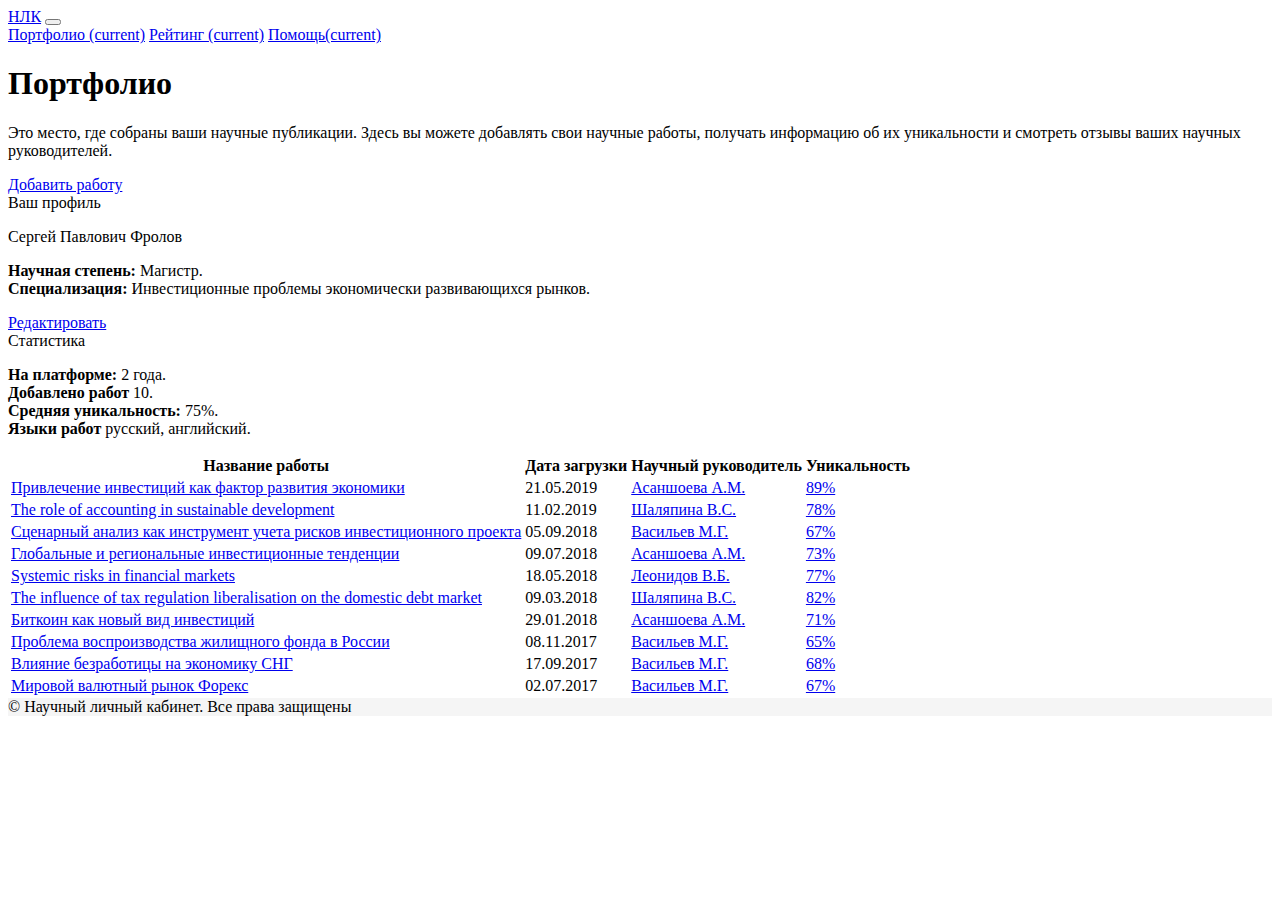
<file: bootstrap/index.html>
<!DOCTYPE html>
<html lang="en">
  <head>
    <meta charset="utf-8" />
    <meta name="viewport" content="initial-scale=1.0, width=device-width" />
    <link
      rel="stylesheet"
      href="https://stackpath.bootstrapcdn.com/bootstrap/4.1.3/css/bootstrap.min.css"
      integrity="sha384-MCw98/SFnGE8fJT3GXwEOngsV7Zt27NXFoaoApmYm81iuXoPkFOJwJ8ERdknLPMO"
      crossorigin="anonymous"
    />
    <title>bootstrap</title>
  </head>
  <body>
    <header>
      <nav class="navbar navbar-expand-lg navbar-dark bg-dark">
        <a class="navbar-brand" href="#">НЛК</a>

        <button
          class="navbar-toggler"
          type="button"
          data-toggle="collapse"
          data-target="#navbarNavAltMarkup"
          aria-controls="navbarNavAltMarkup"
          aria-expanded="false"
          aria-label="Toggle navigation"
        >
          <span class="navbar-toggler-icon"></span>
        </button>

        <div class="collapse navbar-collapse" id="navbarNavAltMarkup">
          <div class="navbar-nav">
            <a class="nav-item nav-link active header" href="#portfolio"
              >Портфолио <span class="sr-only">(current)</span></a
            >
            <a class="nav-item nav-link active header" href="#rating"
              >Рейтинг <span class="sr-only">(current)</span></a
            >
            <a class="nav-item nav-link active header" href="#help"
              >Помощь<span class="sr-only">(current)</span></a
            >
          </div>
        </div>
      </nav>
    </header>

    <main>
      <div class="jumbotron rounded-0" id="portfolio">
        <div class="container">
          <div class="row">
            <div class="col-lg-7 col-md-11 col-xs-4">
              <h1 class="display-4">Портфолио</h1>

              <p class="lead">
                Это место, где собраны ваши научные публикации. Здесь вы можете
                добавлять свои научные работы, получать информацию об их
                уникальности и смотреть отзывы ваших научных руководителей.
              </p>
              <a class="btn btn-primary btn-lg" href="#" role="button"
                >Добавить работу</a
              >
            </div>
          </div>
        </div>
      </div>

      <div class="container" id="rating">
        <div class="row">
          <div class="col-lg-5 col-md-6 col-xs-3">
            <article class="card lg-5 mb-4">
              <div class="card-header">Ваш профиль</div>
              <div class="card-body">
                <p class="name">Сергей Павлович Фролов</p>
                <p class="card-text">
                  <b>Научная степень:</b> Магистр. <br />
                  <b>Специализация:</b> Инвестиционные проблемы экономически
                  развивающихся рынков.
                </p>
                <a href="#" class="btn btn-primary">Редактировать</a>
              </div>
            </article>
          </div>

          <div class="col-lg-4 col-md-6 col-xs-3">
            <article class="card lg-5 mb-4">
              <div class="card-header">Статистика</div>
              <div class="card-body">
                <p class="card-text">
                  <b>На платформе:</b> 2 года. <br />
                  <b>Добавлено работ</b> 10. <br />
                  <b>Средняя уникальность: </b> 75%. <br />
                  <b>Языки работ</b> русский, английский.
                </p>
              </div>
            </article>
          </div>
        </div>
      </div>

      <div class="container" style="overflow-x: scroll" id="help">
        <table class="table table-bordered">
          <thead>
            <tr>
              <th class="col-work-name" scope="col">Название работы</th>
              <th class="col-time-download" scope="col">Дата загрузки</th>
              <th scope="col">Научный руководитель</th>
              <th scope="col">Уникальность</th>
            </tr>
          </thead>
          <tbody>
            <tr>
              <td>
                <a class="links" href="#"
                  >Привлечение инвестиций как фактор развития экономики</a
                >
              </td>
              <td>21.05.2019</td>
              <td><a class="links" href="#">Асаншоева А.М.</a></td>
              <td><a class="links" href="#">89%</a></td>
            </tr>
            <tr>
              <td>
                <a class="links" href="#"
                  >The role of accounting in sustainable development</a
                >
              </td>
              <td>11.02.2019</td>
              <td><a class="links" href="#">Шаляпина В.С.</a></td>
              <td><a class="links" href="#">78%</a></td>
            </tr>
            <tr>
              <td>
                <a class="links" href="#"
                  >Сценарный анализ как инструмент учета рисков инвестиционного
                  проекта</a
                >
              </td>
              <td>05.09.2018</td>
              <td><a class="links" href="#">Васильев М.Г.</a></td>
              <td><a class="links" href="#">67%</a></td>
            </tr>
            <tr>
              <td>
                <a class="links" href="#"
                  >Глобальные и региональные инвестиционные тенденции</a
                >
              </td>
              <td>09.07.2018</td>
              <td><a class="links" href="#">Асаншоева А.М.</a></td>
              <td><a class="links" href="#">73%</a></td>
            </tr>
            <tr>
              <td>
                <a class="links" href="#"
                  >Systemic risks in financial markets</a
                >
              </td>
              <td>18.05.2018</td>
              <td><a class="links" href="#">Леонидов В.Б.</a></td>
              <td><a class="links" href="#">77%</a></td>
            </tr>
            <tr>
              <td>
                <a class="links" href="#"
                  >The influence of tax regulation liberalisation on the
                  domestic debt market</a
                >
              </td>
              <td>09.03.2018</td>
              <td><a class="links" href="#">Шаляпина В.С.</a></td>
              <td><a class="links" href="#">82%</a></td>
            </tr>
            <tr>
              <td>
                <a class="links" href="#">Биткоин как новый вид инвестиций</a>
              </td>
              <td>29.01.2018</td>
              <td><a class="links" href="#">Асаншоева А.М.</a></td>
              <td><a class="links" href="#">71%</a></td>
            </tr>
            <tr>
              <td>
                <a class="links" href="#"
                  >Проблема воспроизводства жилищного фонда в России</a
                >
              </td>
              <td>08.11.2017</td>
              <td><a class="links" href="#">Васильев М.Г.</a></td>
              <td><a class="links" href="#">65%</a></td>
            </tr>
            <tr>
              <td>
                <a class="links" href="#"
                  >Влияние безработицы на экономику СНГ</a
                >
              </td>
              <td>17.09.2017</td>
              <td><a class="links" href="#">Васильев М.Г.</a></td>
              <td><a class="links" href="#">68%</a></td>
            </tr>
            <tr>
              <td>
                <a class="links" href="#">Мировой валютный рынок Форекс</a>
              </td>
              <td>02.07.2017</td>
              <td><a class="links" href="#">Васильев М.Г.</a></td>
              <td><a class="links" href="#">67%</a></td>
            </tr>
          </tbody>
        </table>
      </div>
    </main>

    <footer class="footer text-muted py-3" style="background: #f5f5f5">
      <div class="container">
        <div class="d-flex flex-sm-row flex-column">
          <span>© Научный личный кабинет.</span>
          <span>Все права защищены</span>
        </div>
      </div>
    </footer>

    <script
      src="https://code.jquery.com/jquery-3.3.1.slim.min.js"
      integrity="sha384-q8i/X+965DzO0rT7abK41JStQIAqVgRVzpbzo5smXKp4YfRvH+8abtTE1Pi6jizo"
      crossorigin="anonymous"
    ></script>
    <script
      src="https://cdnjs.cloudflare.com/ajax/libs/popper.js/1.14.3/umd/popper.min.js"
      integrity="sha384-ZMP7rVo3mIykV+2+9J3UJ46jBk0WLaUAdn689aCwoqbBJiSnjAK/l8WvCWPIPm49"
      crossorigin="anonymous"
    ></script>
    <script
      src="https://stackpath.bootstrapcdn.com/bootstrap/4.1.3/js/bootstrap.min.js"
      integrity="sha384-ChfqqxuZUCnJSK3+MXmPNIyE6ZbWh2IMqE241rYiqJxyMiZ6OW/JmZQ5stwEULTy"
      crossorigin="anonymous"
    ></script>
  </body>
</html>
</file>
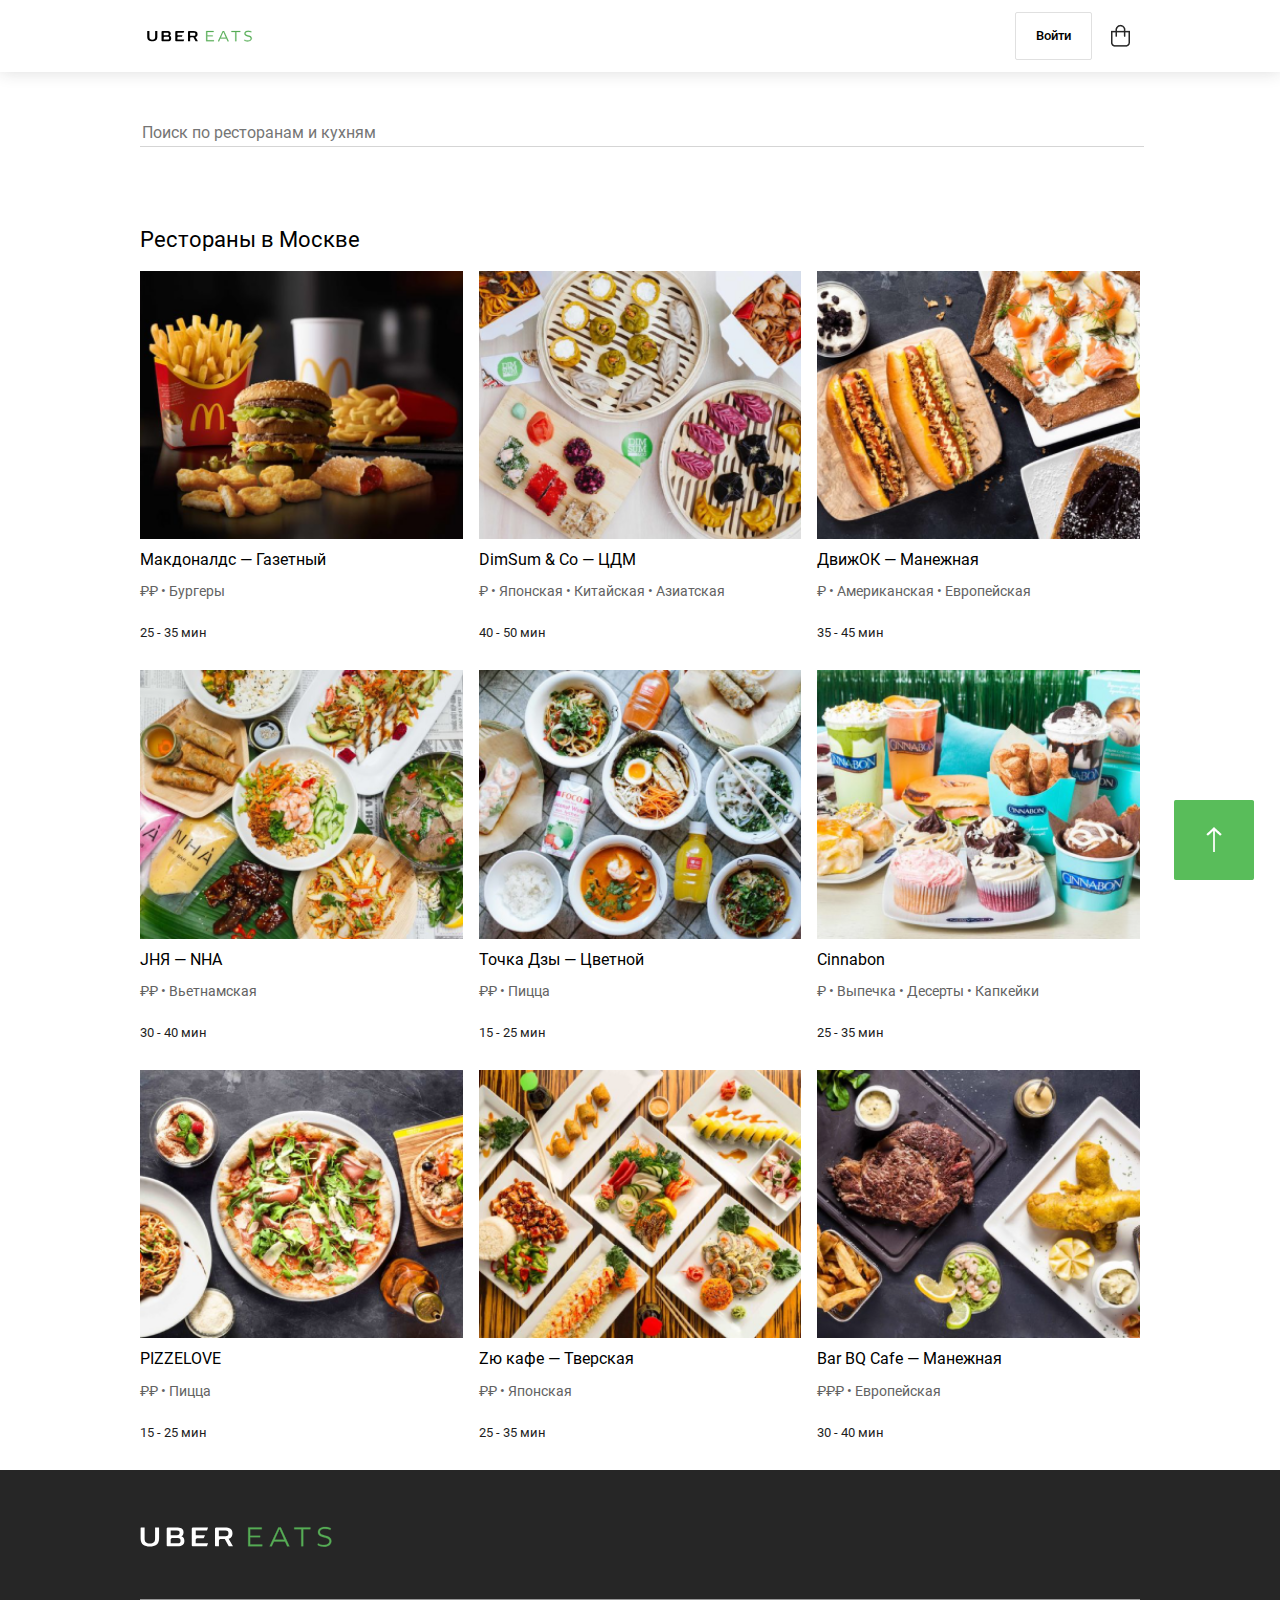
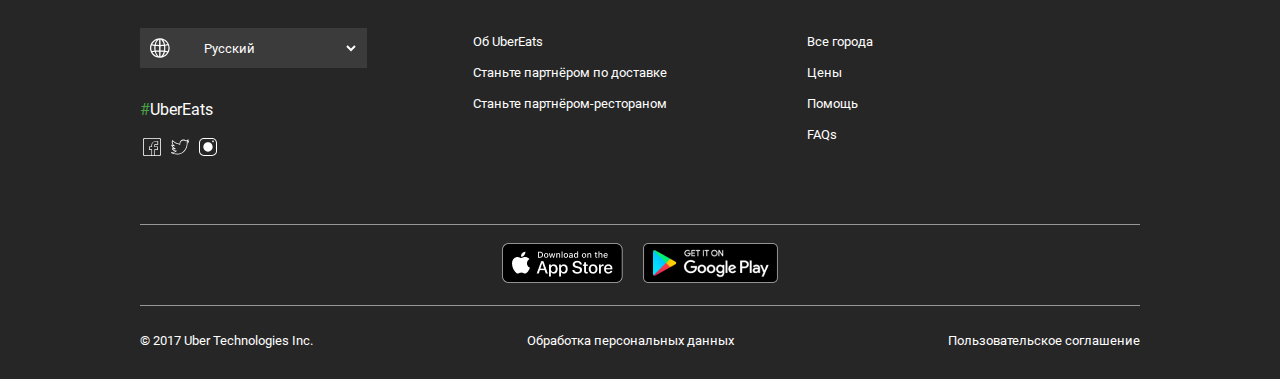
<file: ubereats/index.html>
<!DOCTYPE html>
<html lang="en">
  <head>
    <meta charset="UTF-8" />
    <meta http-equiv="X-UA-Compatible" content="IE=edge" />
    <meta name="viewport" content="width=device-width, initial-scale=1.0" />
    <title>Uber Eats</title>
    <link rel="stylesheet" href="styles/fonts.css" />
    <link rel="stylesheet" href="styles/normalize.css" />
    <link rel="stylesheet" href="styles/style.css" />
    <link rel="stylesheet" href="styles/main.css" />
  </head>
  <body>
    <header class="header">
      <div class="container">
        <div class="header-content">
          <a href="#"
            ><img class="header-logo" src="./assets/img/logo.svg" alt="logo"
          /></a>
          <div class="header-menu">
            <a class="header-button" href="#">Войти </a>

            <a href="#"
              ><img
                class="header-basket"
                src="./assets/img/basket.png"
                alt="basket"
            /></a>
          </div>
        </div>
      </div>
    </header>

    <main class="main">
      <section class="search">
        <div class="container">
          <div class="search-content">
            <form class="search-form">
              <p class="search-form_info">
                <input
                  type="text"
                  class="search-form-input"
                  placeholder="Поиск по ресторанам и кухням"
                />
              </p>
            </form>
          </div>
        </div>
      </section>

      <section class="restaurant">
        <div class="container">
          <div class="restaurant-content">
            <h2 class="title">Рестораны в Москве</h2>

            <div class="wrapper">
              <div class="col-xs-12 col-sm-4 col-md-4 col-lg-4">
                <div class="restaurant-card">
                  <img class="photo" src="./assets/img/mac.png" />

                  <p class="restaurant-name">Макдоналдс — Газетный</p>
                  <p class="restaurant-description">₽₽ • Бургеры</p>
                  <p class="restaurant-time">25 - 35 мин</p>
                </div>
              </div>
              <div class="col-xs-12 col-sm-4 col-md-4 col-lg-4">
                <div class="restaurant-card">
                  <img class="photo" src="./assets/img/DimSum.png" />

                  <p class="restaurant-name">DimSum & Co — ЦДМ</p>
                  <p class="restaurant-description">
                    ₽ • Японская • Китайская • Азиатская
                  </p>
                  <p class="restaurant-time">40 - 50 мин</p>
                </div>
              </div>
              <div class="col-xs-12 col-sm-6 col-md-4 col-lg-4">
                <div class="restaurant-card">
                  <img class="photo" src="./assets/img/dvigok.png" />

                  <p class="restaurant-name">ДвижОК — Манежная</p>
                  <p class="restaurant-description">
                    ₽ • Американская • Европейская
                  </p>
                  <p class="restaurant-time">35 - 45 мин</p>
                </div>
              </div>
              <div class="col-xs-12 col-sm-6 col-md-4 col-lg-4">
                <div class="restaurant-card">
                  <img class="photo" src="./assets/img/Nya.png" />

                  <p class="restaurant-name">JНЯ — NHA</p>
                  <p class="restaurant-description">₽₽ • Вьетнамская</p>
                  <p class="restaurant-time">30 - 40 мин</p>
                </div>
              </div>
              <div class="col-xs-12 col-sm-6 col-md-4 col-lg-4">
                <div class="restaurant-card">
                  <img class="photo" src="./assets/img/Tochka.png" />

                  <p class="restaurant-name">Точка Дзы — Цветной</p>
                  <p class="restaurant-description">₽₽ • Пицца</p>
                  <p class="restaurant-time">15 - 25 мин</p>
                </div>
              </div>
              <div class="col-xs-12 col-sm-6 col-md-4 col-lg-4">
                <div class="restaurant-card">
                  <img class="photo" src="./assets/img/Cinabon.png" />

                  <p class="restaurant-name">Cinnabon</p>
                  <p class="restaurant-description">
                    ₽ • Выпечка • Десерты • Капкейки
                  </p>
                  <p class="restaurant-time">25 - 35 мин</p>
                </div>
              </div>
              <div class="col-xs-12 col-sm-6 col-md-4 col-lg-4">
                <div class="restaurant-card">
                  <img class="photo" src="./assets/img/PIZZELOVE.png" />

                  <p class="restaurant-name">PIZZELOVE</p>
                  <p class="restaurant-description">₽₽ • Пицца</p>
                  <p class="restaurant-time">15 - 25 мин</p>
                </div>
              </div>
              <div class="col-xs-12 col-sm-4 col-md-4 col-lg-4">
                <div class="restaurant-card">
                  <img class="photo" src="./assets/img/ZU.png" />

                  <p class="restaurant-name">Zю кафе — Тверская</p>
                  <p class="restaurant-description">₽₽ • Японская</p>
                  <p class="restaurant-time">25 - 35 мин</p>
                </div>
              </div>
              <div class="col-xs-12 col-sm-4 col-md-4 col-lg-4">
                <div class="restaurant-card">
                  <img class="photo" src="./assets/img/BARBQ.png" />

                  <p class="restaurant-name">Bar BQ Cafe — Манежная</p>
                  <p class="restaurant-description">₽₽₽ • Европейская</p>
                  <p class="restaurant-time">30 - 40 мин</p>
                </div>
              </div>
            </div>
          </div>
        </div>
      </section>
    </main>
    <footer class="footer">
      <div class="container">
        <img
          class="white-logo"
          src="./assets/img/white-logo.svg"
          alt="UBEREATS"
        />
        <hr />
        <div class="footer-info-wrapper">
          <div class="row-href">
            <div class="col-xl-4 col-md-4 col-xs-12">
              <div class="footer-lang col-xl-8 col-md-9 col-xs-7">
                <img class="world-logo" src="./assets/img/world.svg" alt="" />
                <select name="" id="">
                  <option value="russian" selected>Русский</option>
                  <option value="english">English</option>
                </select>
              </div>
            </div>
            <div class="social">
              <p><span style="color: #49a144">#</span>UberEats</p>
              <a href="#"><img src="./assets/img/facebook.svg" alt="" /></a>
              <a href="#"><img src="./assets/img/twitter.svg" alt="" /></a>
              <a href="#"><img src="./assets/img/instagram.svg" alt="" /></a>
            </div>
          </div>
          <div class="footer-info col-xl-4 col-md-4 col-xs-12">
            <a href="">
              <p>Об UberEats</p>
            </a>
            <a href="">
              <p>Станьте партнёром по доставке</p>
            </a>
            <a href="">
              <p>Станьте партнёром-рестораном</p>
            </a>
          </div>
          <div class="footer-info col-xl-4 col-md-4 col-xs-12">
            <a href="">
              <p>Все города</p>
            </a>
            <a href="">
              <p>Цены</p>
            </a>
            <a href="">
              <p>Помощь</p>
            </a>
            <a href="">
              <p>FAQs</p>
            </a>
          </div>
        </div>
        <hr />
        <div class="footer-download">
          <a href=""><img src="./assets/img/Group.png" alt="" /></a>
          <a href=""
            ><img src="./assets/img/en_badge_web_generic-cf6dad406f.png" alt=""
          /></a>
        </div>
        <hr />
        <div class="row-foot">
          <div class="foot col-xl-4 col-md-4 col-xs-12">
            <p>© 2017 Uber Technologies Inc.</p>
          </div>
          <div class="foot col-xl-4 col-md-4 col-xs-12">
            <p>Обработка персональных данных</p>
          </div>
          <div class="foot col-xl-4 col-md-4 col-xs-12">
            <p>Пользовательское соглашение</p>
          </div>
        </div>
      </div>
    </footer>
    <a href="#" class="btn-up">
      <img src="./assets/img/btn-up.png" alt="btn-up" />
    </a>
  </body>
</html>
</file>
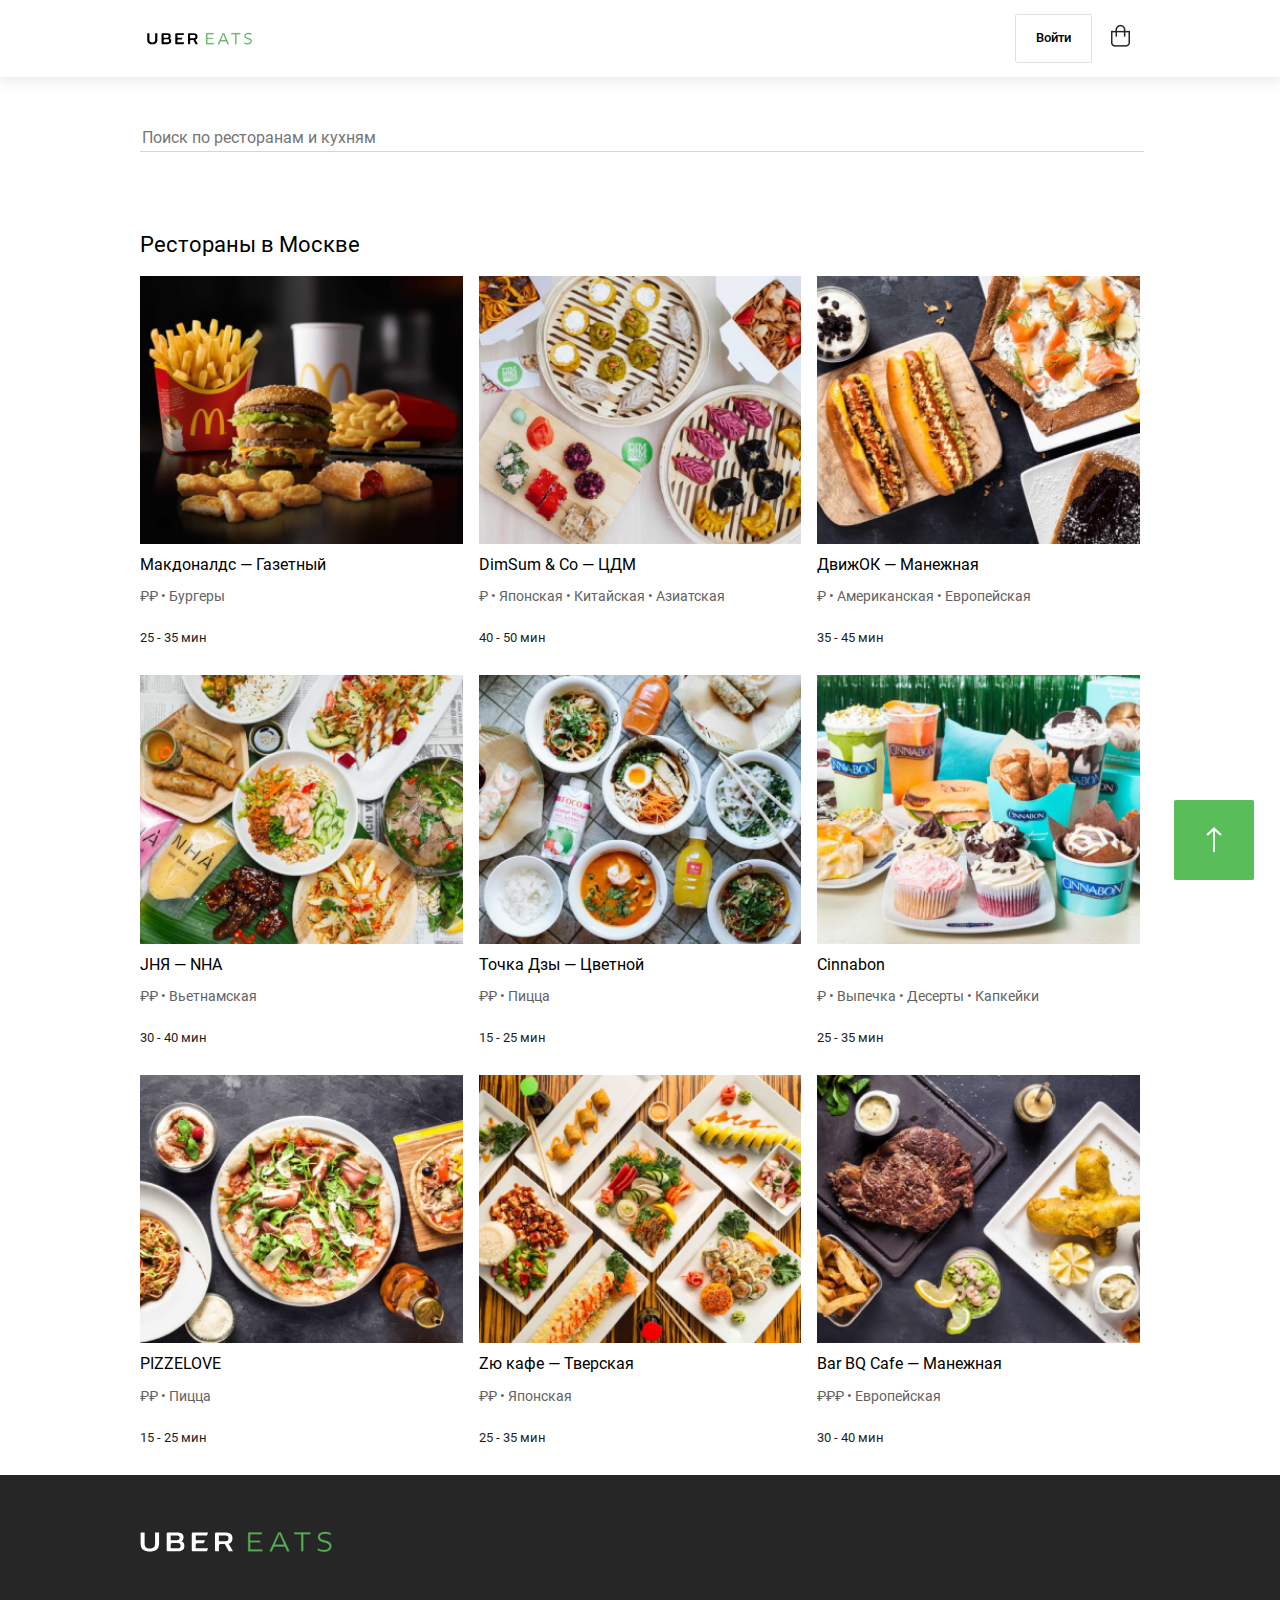
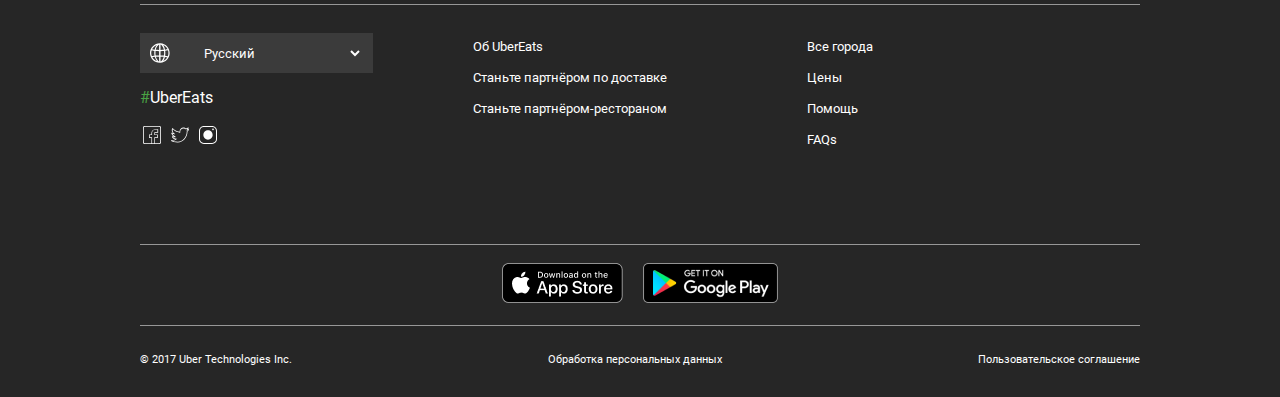
<file: BAM/ubereats/index.html>
<!DOCTYPE html>
<html lang="en">
  <head>
    <meta charset="UTF-8" />
    <meta http-equiv="X-UA-Compatible" content="IE=edge" />
    <meta name="viewport" content="width=device-width, initial-scale=1.0" />
    <title>Uber Eats</title>
    <link rel="stylesheet" href="styles/fonts.css" />
    <link rel="stylesheet" href="styles/normalize.css" />
    <link rel="stylesheet" href="styles/components.css" />
    <link rel="stylesheet" href="styles/home.css" />
  </head>
  <body>
    <header class="header">
      <div class="container">
        <div class="header__сontent">
          <a href="#"
            ><img class="header__logo" src="./assets/img/logo.svg" alt="logo"
          /></a>
          <div class="header__menu">
            <a class="header__button" href="#">Войти </a>

            <a href="#"
              ><img
                class="header-basket"
                src="./assets/img/basket.png"
                alt="basket"
            /></a>
          </div>
        </div>
      </div>
    </header>

    <main class="main">
      <section class="search">
        <div class="container">
          <div class="search__content">
            <form class="search-form">
              <p class="search-form__info">
                <input
                  type="text"
                  class="search-form__input"
                  placeholder="Поиск по ресторанам и кухням"
                />
              </p>
            </form>
          </div>
        </div>
      </section>

      <section class="restaurant">
        <div class="container">
          <div class="restaurant__content">
            <h2 class="title">Рестораны в Москве</h2>

            <div class="restaurant__wrapper">
              <div class="col-xs-12 col-sm-4 col-md-4 col-lg-4">
                <div class="restaurant__card">
                  <img class="photo" src="./assets/img/mac.png" />

                  <p class="restaurant__card-name">Макдоналдс — Газетный</p>
                  <p class="restaurant__card-description">₽₽ • Бургеры</p>
                  <p class="restaurant__card-time">25 - 35 мин</p>
                </div>
              </div>
              <div class="col-xs-12 col-sm-4 col-md-4 col-lg-4">
                <div class="restaurant__card">
                  <img class="photo" src="./assets/img/DimSum.png" />

                  <p class="restaurant__card-name">DimSum & Co — ЦДМ</p>
                  <p class="restaurant__card-description">
                    ₽ • Японская • Китайская • Азиатская
                  </p>
                  <p class="restaurant__card-time">40 - 50 мин</p>
                </div>
              </div>
              <div class="col-xs-12 col-sm-6 col-md-4 col-lg-4">
                <div class="restaurant__card">
                  <img class="photo" src="./assets/img/dvigok.png" />

                  <p class="restaurant__card-name">ДвижОК — Манежная</p>
                  <p class="restaurant__card-description">
                    ₽ • Американская • Европейская
                  </p>
                  <p class="restaurant__card-time">35 - 45 мин</p>
                </div>
              </div>
              <div class="col-xs-12 col-sm-6 col-md-4 col-lg-4">
                <div class="restaurant__card">
                  <img class="photo" src="./assets/img/Nya.png" />

                  <p class="restaurant__card-name">JНЯ — NHA</p>
                  <p class="restaurant__card-description">₽₽ • Вьетнамская</p>
                  <p class="restaurant__card-time">30 - 40 мин</p>
                </div>
              </div>
              <div class="col-xs-12 col-sm-6 col-md-4 col-lg-4">
                <div class="restaurant__card">
                  <img class="photo" src="./assets/img/Tochka.png" />

                  <p class="restaurant__card-name">Точка Дзы — Цветной</p>
                  <p class="restaurant__card-description">₽₽ • Пицца</p>
                  <p class="restaurant__card-time">15 - 25 мин</p>
                </div>
              </div>
              <div class="col-xs-12 col-sm-6 col-md-4 col-lg-4">
                <div class="restaurant__card">
                  <img class="photo" src="./assets/img/Cinabon.png" />

                  <p class="restaurant__card-name">Cinnabon</p>
                  <p class="restaurant__card-description">
                    ₽ • Выпечка • Десерты • Капкейки
                  </p>
                  <p class="restaurant__card-time">25 - 35 мин</p>
                </div>
              </div>
              <div class="col-xs-12 col-sm-6 col-md-4 col-lg-4">
                <div class="restaurant__card">
                  <img class="photo" src="./assets/img/PIZZELOVE.png" />

                  <p class="restaurant__card-name">PIZZELOVE</p>
                  <p class="restaurant__card-description">₽₽ • Пицца</p>
                  <p class="restaurant__card-time">15 - 25 мин</p>
                </div>
              </div>
              <div class="col-xs-12 col-sm-4 col-md-4 col-lg-4">
                <div class="restaurant__card">
                  <img class="photo" src="./assets/img/ZU.png" />

                  <p class="restaurant__card-name">Zю кафе — Тверская</p>
                  <p class="restaurant__card-description">₽₽ • Японская</p>
                  <p class="restaurant__card-time">25 - 35 мин</p>
                </div>
              </div>
              <div class="col-xs-12 col-sm-4 col-md-4 col-lg-4">
                <div class="restaurant__card">
                  <img class="photo" src="./assets/img/BARBQ.png" />

                  <p class="restaurant__card-name">Bar BQ Cafe — Манежная</p>
                  <p class="restaurant__card-description">₽₽₽ • Европейская</p>
                  <p class="restaurant__card-time">30 - 40 мин</p>
                </div>
              </div>
            </div>
          </div>
        </div>
      </section>
    </main>
    <footer class="footer">
      <div class="container">
        <img
          class="footer__logo"
          src="./assets/img/white-logo.svg"
          alt="UBEREATS"
        />
        <hr class="footer__line" />
        <div class="footer__wrapper">
          <div class="footer__links-social">
            <div class="footer__langs">
              <img
                class="footer__world-logo"
                src="./assets/img/world.svg"
                alt=""
              />
              <select class="footer__langs" id="">
                <option value="russian" selected>Русский</option>
                <option value="english">English</option>
              </select>
            </div>

            <div class="footer__links-social__href">
              <p><span style="color: #49a144">#</span>UberEats</p>
              <a class="footer-link" href="#"
                ><img src="./assets/img/facebook.svg" alt=""
              /></a>
              <a class="footer-link" href="#"
                ><img src="./assets/img/twitter.svg" alt=""
              /></a>
              <a class="footer-link" href="#"
                ><img src="./assets/img/instagram.svg" alt=""
              /></a>
            </div>
          </div>
          <div class="footer__links-info">
            <a class="footer-link" href="">
              <p class="footer-link-text">Об UberEats</p>
            </a>
            <a class="footer-link" href="">
              <p class="footer-link-text">Станьте партнёром по доставке</p>
            </a>
            <a class="footer-link" href="">
              <p class="footer-link-text">Станьте партнёром-рестораном</p>
            </a>
          </div>
          <div class="footer__links-info">
            <a class="footer-link" href="">
              <p class="footer-link-text">Все города</p>
            </a>
            <a class="footer-link" href="">
              <p class="footer-link-text">Цены</p>
            </a>
            <a class="footer-link" href="">
              <p class="footer-link-text">Помощь</p>
            </a>
            <a class="footer-link" href="">
              <p class="footer-link-text">FAQs</p>
            </a>
          </div>
        </div>
        <hr class="footer__line" />
        <div class="footer__links-download">
          <a href=""><img src="./assets/img/Group.png" alt="" /></a>
          <a href=""
            ><img src="./assets/img/en_badge_web_generic-cf6dad406f.png" alt=""
          /></a>
        </div>
        <hr class="footer__line" />
        <div class="footer__copyright">
          <div class="copyright_elem">
            <p class="copyright_elem-text">© 2017 Uber Technologies Inc.</p>
          </div>
          <div class="copyright_elem">
            <p class="copyright_elem-text">Обработка персональных данных</p>
          </div>
          <div class="copyright_elem">
            <p class="copyright_elem-text">Пользовательское соглашение</p>
          </div>
        </div>
      </div>
    </footer>

    <a href="#" class="button-scroll-top">
      <img src="./assets/img/btn-up.png" alt="button-scroll-top" />
    </a>
  </body>
</html>
</file>
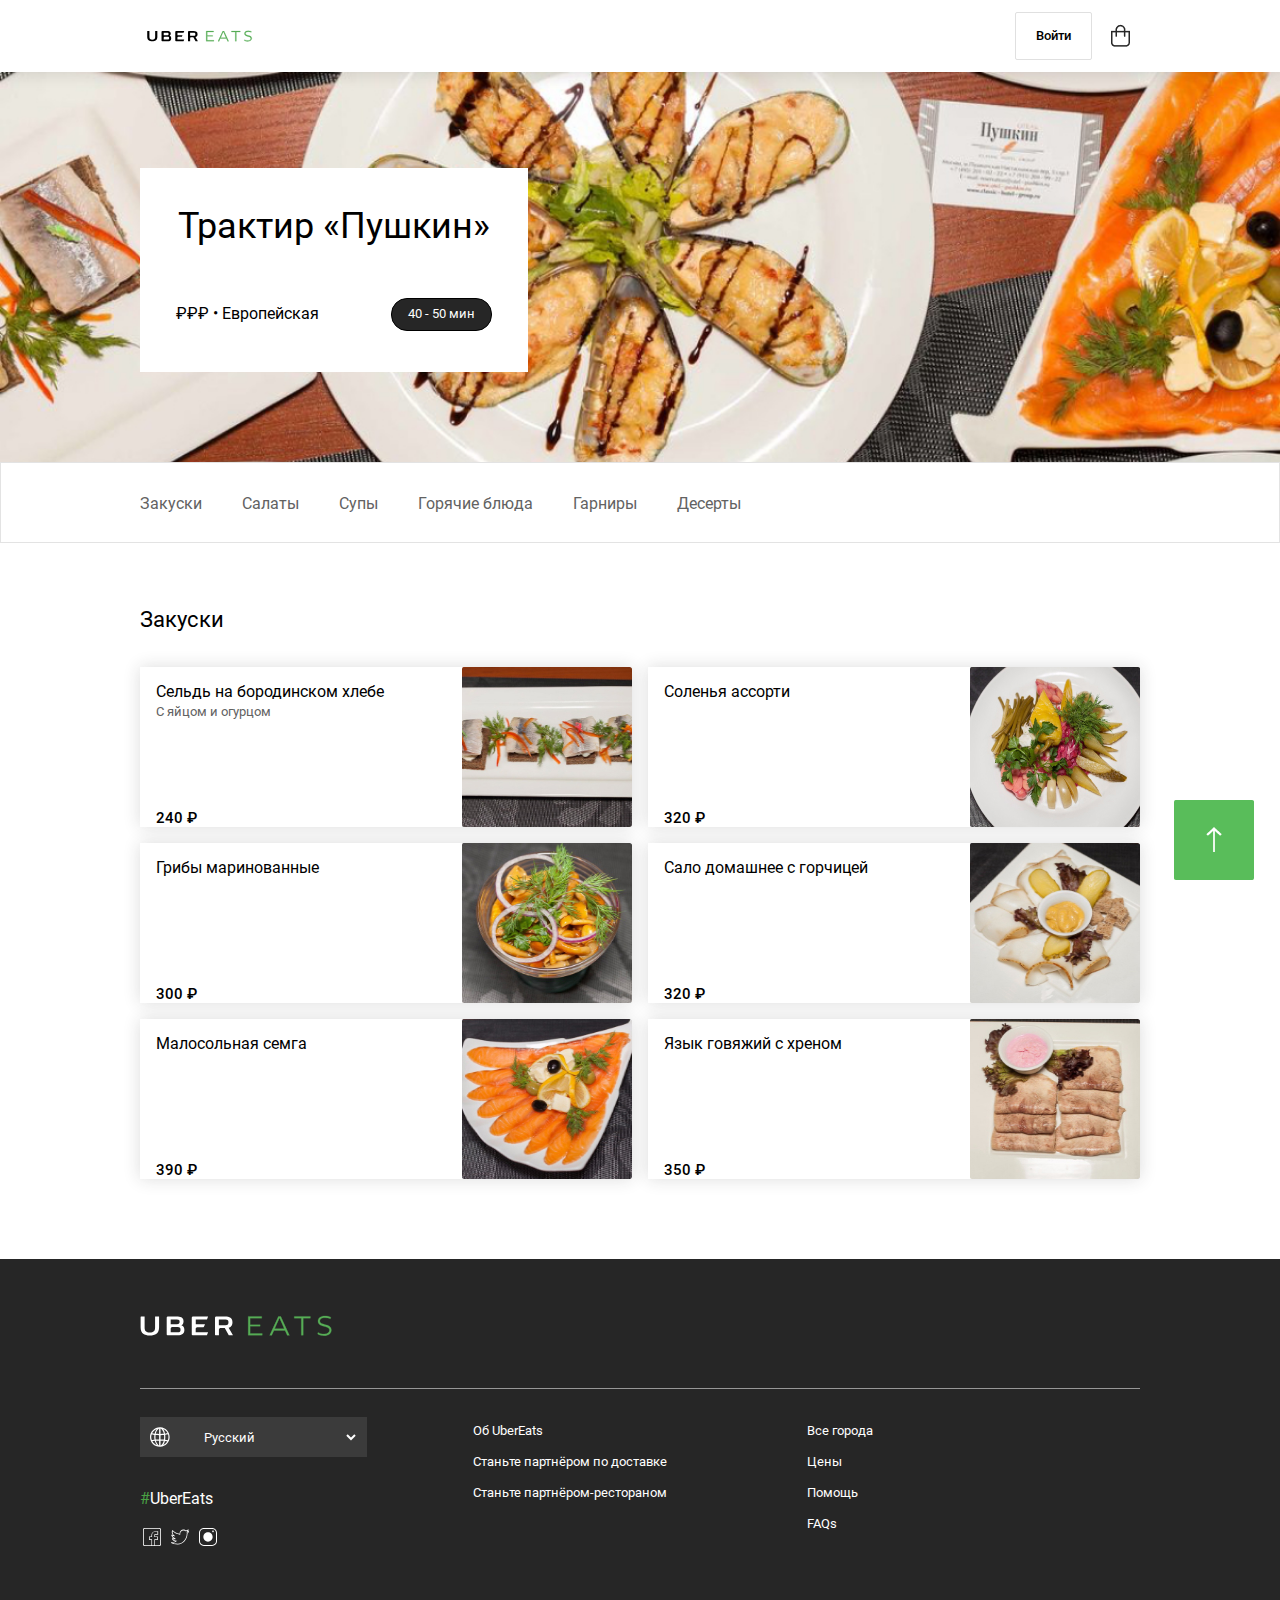
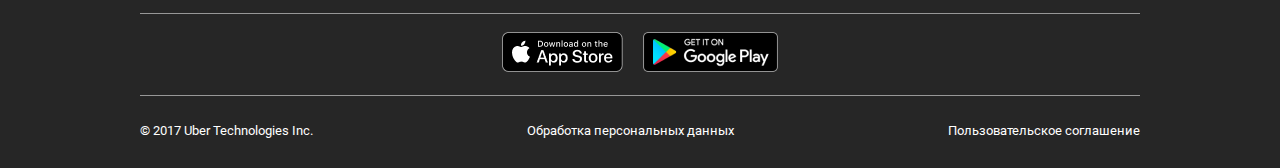
<file: ubereats/restaurant.html>
<!DOCTYPE html>
<html lang="en">
  <head>
    <meta charset="UTF-8" />
    <meta http-equiv="X-UA-Compatible" content="IE=edge" />
    <meta name="viewport" content="width=device-width, initial-scale=1.0" />
    <title>Uber Eats</title>
    <link rel="stylesheet" href="styles/fonts.css" />
    <link rel="stylesheet" href="styles/normalize.css" />
    <link rel="stylesheet" href="styles/style.css" />
    <link rel="stylesheet" href="styles/restaurant.css" />
  </head>
  <body>
    <header class="header">
      <div class="container">
        <div class="header-content">
          <a href="#"
            ><img class="header-logo" src="./assets/img/logo.svg" alt="logo"
          /></a>
          <div class="header-menu">
            <a class="header-button" href="#">Войти </a>

            <a href="#"
              ><img
                class="header-basket"
                src="./assets/img/basket.png"
                alt="basket"
            /></a>
          </div>
        </div>
      </div>
    </header>

    <main class="main"></main>
    <section class="promo">
      <div class="container">
        <div class="promo-content">
          <div class="promo-card">
            <h1 class="promo-card-name">Трактир «Пушкин»</h1>
            <div class="promo-row">
              <p class="promo-card">₽₽₽ • Европейская</p>
              <a class="promo-time">40 - 50 мин</a>
            </div>
          </div>
        </div>
      </div>
    </section>

    <section class="filter">
      <div class="container">
        <div class="filter-content"></div>
        <div class="filter-row">
          <a class="filter-button" href="#">Закуски</a>
          <a class="filter-button" href="#">Салаты</a>
          <a class="filter-button" href="#">Супы</a>
          <a class="filter-button" href="#">Горячие блюда</a>
          <a class="filter-button" href="#">Гарниры</a>
          <a class="filter-button" href="#">Десерты</a>
        </div>
      </div>
    </section>

    <section class="menu">
      <div class="container">
        <h2 class="title">Закуски</h2>
        <hr class="menu-hr" />
        <div class="menu-content">
          <div class="menu-wrapper">
            <div class="menu-card">
              <div class="menu-card-content">
                <div class="menu-card-content-text">
                  <div class="menu-card-content-text-main">
                    <div class="menu-card-name-block">
                      <p class="menu-card-name">Сельдь на бородинском хлебе</p>
                    </div>
                    <p class="menu-card-description">С яйцом и огурцом</p>
                  </div>
                  <p class="menu-card-price">240 ₽</p>
                </div>
                <img
                  class="menu-img"
                  src="./assets/img/Restaurant/seledka.jpg"
                  alt="foodfoto"
                />
              </div>
            </div>

            <div class="menu-card">
              <div class="menu-card-content">
                <div class="menu-card-content-text">
                  <p class="menu-card-name">Соленья ассорти</p>
                  <p class="menu-card-price">320 ₽</p>
                </div>
                <img
                  class="menu-img"
                  src="./assets/img/Restaurant/solen.jpg"
                  alt="foodfoto"
                />
              </div>
            </div>

            <div class="menu-card">
              <div class="menu-card-content">
                <div class="menu-card-content-text">
                  <p class="menu-card-name">Грибы маринованные</p>
                  <p class="menu-card-price">300 ₽</p>
                </div>
                <img
                  class="menu-img"
                  src="./assets/img/Restaurant/grib.jpg"
                  alt="foodfoto"
                />
              </div>
            </div>

            <div class="menu-card">
              <div class="menu-card-content">
                <div class="menu-card-content-text">
                  <p class="menu-card-name">Сало домашнее с горчицей</p>
                  <p class="menu-card-price">320 ₽</p>
                </div>
                <img
                  class="menu-img"
                  src="./assets/img/Restaurant/salo.jpg"
                  alt="foodfoto"
                />
              </div>
            </div>

            <div class="menu-card">
              <div class="menu-card-content">
                <div class="menu-card-content-text">
                  <p class="menu-card-name">Малосольная семга</p>
                  <p class="menu-card-price">390 ₽</p>
                </div>
                <img
                  class="menu-img"
                  src="./assets/img/Restaurant/semga.jpg"
                  alt="foodfoto"
                />
              </div>
            </div>

            <div class="menu-card">
              <div class="menu-card-content">
                <div class="menu-card-content-text">
                  <p class="menu-card-name">Язык говяжий с хреном</p>
                  <p class="menu-card-price">350 ₽</p>
                </div>
                <img
                  class="menu-img"
                  src="./assets/img/Restaurant/yaz.jpg"
                  alt="foodfoto"
                />
              </div>
            </div>
          </div>
        </div>
      </div>
    </section>

    <footer class="footer">
      <div class="container">
        <img
          class="white-logo"
          src="./assets/img/white-logo.svg"
          alt="UBEREATS"
        />
        <hr />
        <div class="footer-info-wrapper">
          <div class="row-href">
            <div class="col-xl-4 col-md-4 col-xs-12">
              <div class="footer-lang col-xl-8 col-md-9 col-xs-7">
                <img class="world-logo" src="./assets/img/world.svg" alt="" />
                <select name="" id="">
                  <option value="russian" selected>Русский</option>
                  <option value="english">English</option>
                </select>
              </div>
            </div>
            <div class="social">
              <p><span style="color: #49a144">#</span>UberEats</p>
              <a href="#"><img src="./assets/img/facebook.svg" alt="" /></a>
              <a href="#"><img src="./assets/img/twitter.svg" alt="" /></a>
              <a href="#"><img src="./assets/img/instagram.svg" alt="" /></a>
            </div>
          </div>
          <div class="footer-info col-xl-4 col-md-4 col-xs-12">
            <a href="">
              <p>Об UberEats</p>
            </a>
            <a href="">
              <p>Станьте партнёром по доставке</p>
            </a>
            <a href="">
              <p>Станьте партнёром-рестораном</p>
            </a>
          </div>
          <div class="footer-info col-xl-4 col-md-4 col-xs-12">
            <a href="">
              <p>Все города</p>
            </a>
            <a href="">
              <p>Цены</p>
            </a>
            <a href="">
              <p>Помощь</p>
            </a>
            <a href="">
              <p>FAQs</p>
            </a>
          </div>
        </div>
        <hr />
        <div class="footer-download">
          <a href=""><img src="./assets/img/Group.png" alt="" /></a>
          <a href=""
            ><img src="./assets/img/en_badge_web_generic-cf6dad406f.png" alt=""
          /></a>
        </div>
        <hr />
        <div class="row-foot">
          <div class="foot col-xl-4 col-md-4 col-xs-12">
            <p>© 2017 Uber Technologies Inc.</p>
          </div>
          <div class="foot col-xl-4 col-md-4 col-xs-12">
            <p>Обработка персональных данных</p>
          </div>
          <div class="foot col-xl-4 col-md-4 col-xs-12">
            <p>Пользовательское соглашение</p>
          </div>
        </div>
      </div>
    </footer>
    <a href="#" class="btn-up">
      <img src="./assets/img/btn-up.png" alt="btn-up" />
    </a>
  </body>
</html>
</file>
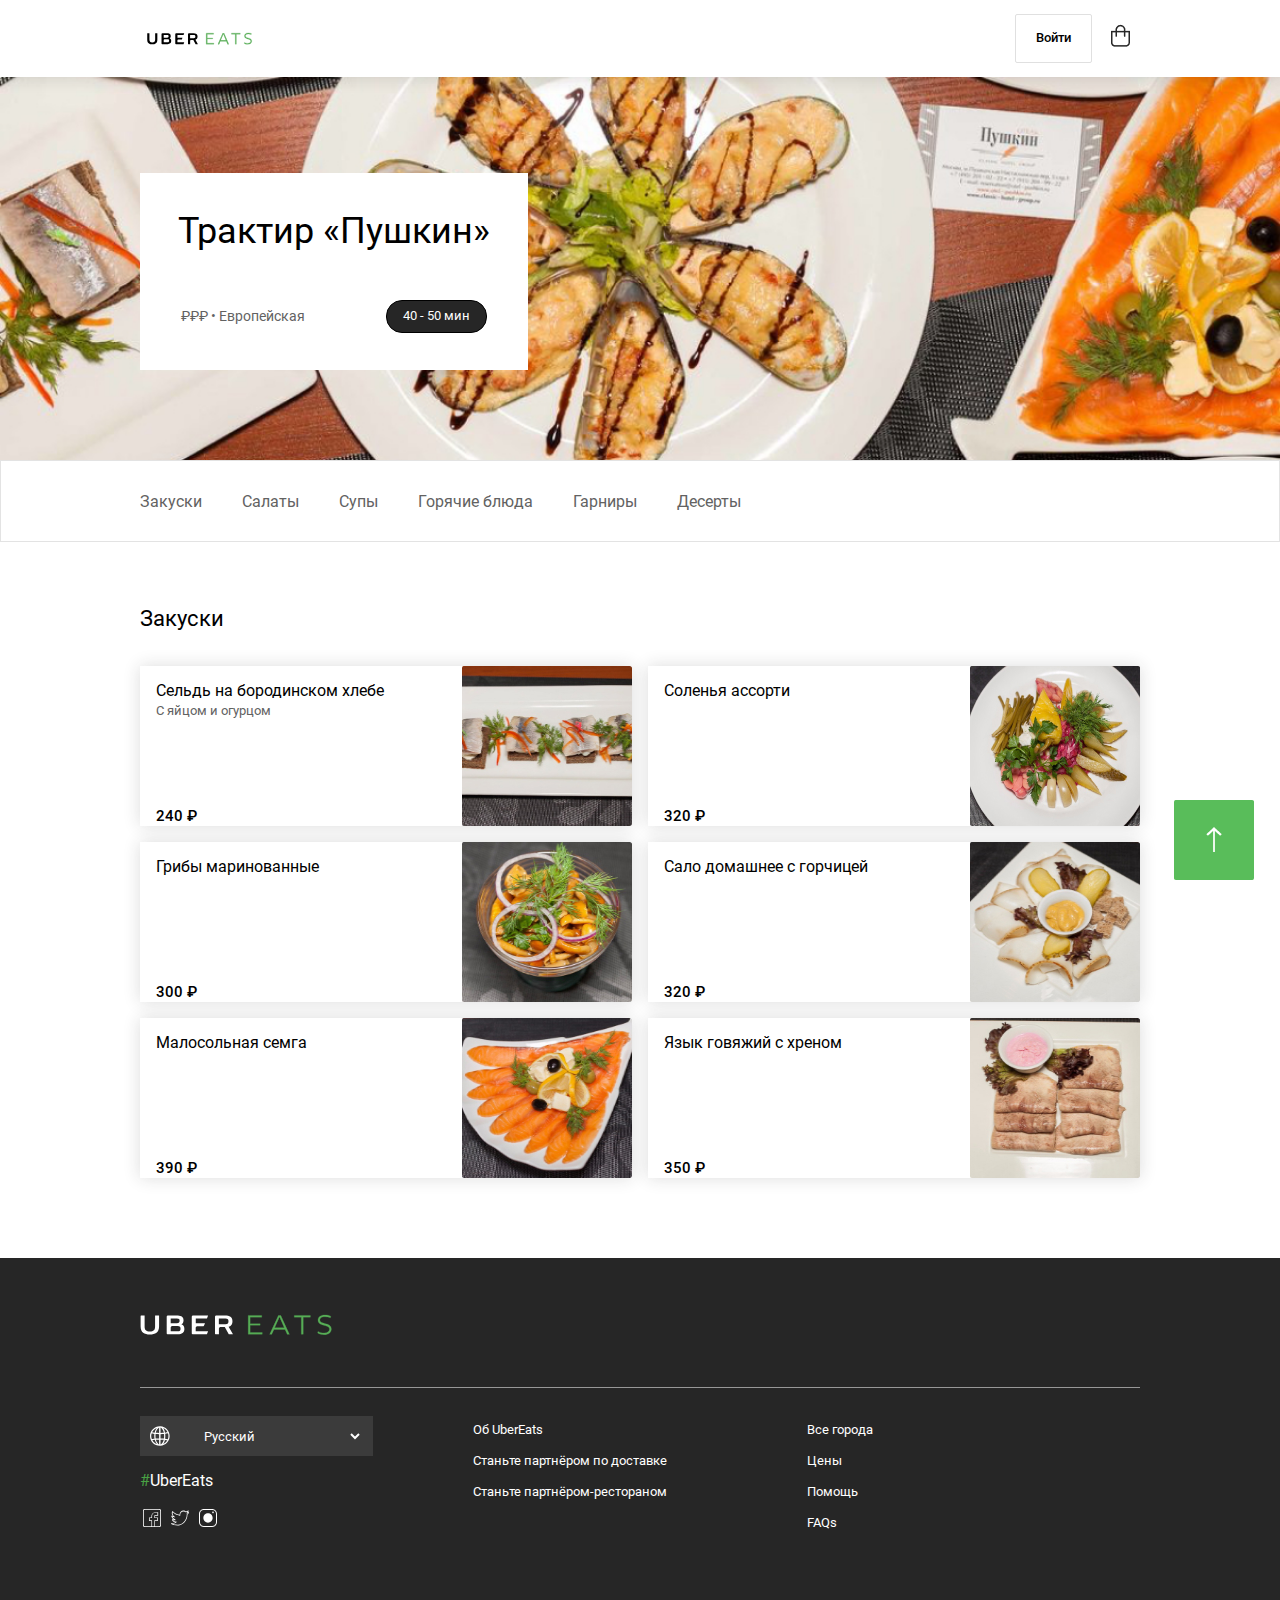
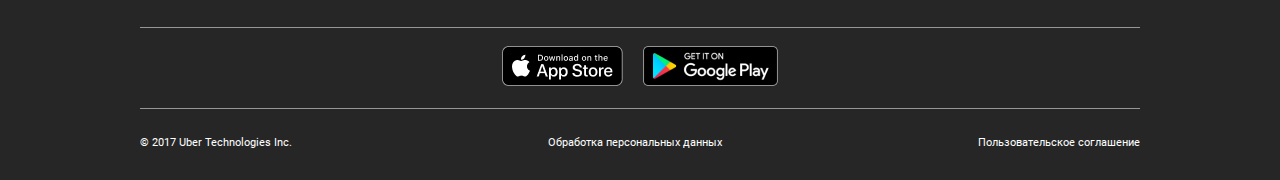
<file: BAM/ubereats/restaurant.html>
<!DOCTYPE html>
<html lang="en">
  <head>
    <meta charset="UTF-8" />
    <meta http-equiv="X-UA-Compatible" content="IE=edge" />
    <meta name="viewport" content="width=device-width, initial-scale=1.0" />
    <title>Uber Eats</title>
    <link rel="stylesheet" href="styles/fonts.css" />
    <link rel="stylesheet" href="styles/normalize.css" />
    <link rel="stylesheet" href="styles/components.css" />
    <link rel="stylesheet" href="styles/restaurant.css" />
  </head>
  <body>
    <header class="header">
      <div class="container">
        <div class="header__сontent">
          <a href="#"
            ><img class="header__logo" src="./assets/img/logo.svg" alt="logo"
          /></a>
          <div class="header__menu">
            <a class="header__button" href="#">Войти </a>

            <a href="#"
              ><img
                class="header-basket"
                src="./assets/img/basket.png"
                alt="basket"
            /></a>
          </div>
        </div>
      </div>
    </header>

    <main class="main"></main>
    <section class="promo">
      <div class="container">
        <div class="promo__content">
          <div class="promo__card">
            <h1 class="promo__card-name">Трактир «Пушкин»</h1>
            <div class="promo__card-info">
              <p class="promo__card-description">₽₽₽ • Европейская</p>
              <a class="promo__card-time">40 - 50 мин</a>
            </div>
          </div>
        </div>
      </div>
    </section>

    <section class="filter">
      <div class="container">
        <div class="filter__content"></div>
        <div class="filter__row">
          <a class="filter__button" href="#">Закуски</a>
          <a class="filter__button" href="#">Салаты</a>
          <a class="filter__button" href="#">Супы</a>
          <a class="filter__button" href="#">Горячие блюда</a>
          <a class="filter__button" href="#">Гарниры</a>
          <a class="filter__button" href="#">Десерты</a>
        </div>
      </div>
    </section>

    <section class="menu">
      <div class="container">
        <div>
          <h2 class="title">Закуски</h2>
          <hr class="menu__hr" />
        </div>
        <div class="menu__content">
          <div class="menu__wrapper">
            <div class="menu__card">
              <div class="menu__card-content">
                <div class="card__text">
                  <div class="menu__card-content-text-main">
                    <div class="card__block-name">
                      <p class="card__text-name">Сельдь на бородинском хлебе</p>
                    </div>
                    <p class="card__text-description">С яйцом и огурцом</p>
                  </div>
                  <p class="card__text-price">240 ₽</p>
                </div>
                <img
                  class="menu__card__img"
                  src="./assets/img/Restaurant/seledka.jpg"
                  alt="foodfoto"
                />
              </div>
            </div>

            <div class="menu__card">
              <div class="menu__card-content">
                <div class="card__text">
                  <p class="card__text-name">Соленья ассорти</p>
                  <p class="card__text-price">320 ₽</p>
                </div>
                <img
                  class="menu__card__img"
                  src="./assets/img/Restaurant/solen.jpg"
                  alt="foodfoto"
                />
              </div>
            </div>

            <div class="menu__card">
              <div class="menu__card-content">
                <div class="card__text">
                  <p class="card__text-name">Грибы маринованные</p>
                  <p class="card__text-price">300 ₽</p>
                </div>
                <img
                  class="menu__card__img"
                  src="./assets/img/Restaurant/grib.jpg"
                  alt="foodfoto"
                />
              </div>
            </div>

            <div class="menu__card">
              <div class="menu__card-content">
                <div class="card__text">
                  <p class="card__text-name">Сало домашнее с горчицей</p>
                  <p class="card__text-price">320 ₽</p>
                </div>
                <img
                  class="menu__card__img"
                  src="./assets/img/Restaurant/salo.jpg"
                  alt="foodfoto"
                />
              </div>
            </div>

            <div class="menu__card">
              <div class="menu__card-content">
                <div class="card__text">
                  <p class="card__text-name">Малосольная семга</p>
                  <p class="card__text-price">390 ₽</p>
                </div>
                <img
                  class="menu__card__img"
                  src="./assets/img/Restaurant/semga.jpg"
                  alt="foodfoto"
                />
              </div>
            </div>

            <div class="menu__card">
              <div class="menu__card-content">
                <div class="card__text">
                  <p class="card__text-name">Язык говяжий с хреном</p>
                  <p class="card__text-price">350 ₽</p>
                </div>
                <img
                  class="menu__card__img"
                  src="./assets/img/Restaurant/yaz.jpg"
                  alt="foodfoto"
                />
              </div>
            </div>
          </div>
        </div>
      </div>
    </section>

    <footer class="footer">
      <div class="container">
        <img
          class="footer__logo"
          src="./assets/img/white-logo.svg"
          alt="UBEREATS"
        />
        <hr class="footer__line" />
        <div class="footer__wrapper">
          <div class="footer__links-social">
            <div class="footer__langs">
              <img
                class="footer__world-logo"
                src="./assets/img/world.svg"
                alt=""
              />
              <select class="footer__langs" id="">
                <option value="russian" selected>Русский</option>
                <option value="english">English</option>
              </select>
            </div>

            <div class="footer__links-social__href">
              <p><span style="color: #49a144">#</span>UberEats</p>
              <a class="footer-link" href="#"
                ><img src="./assets/img/facebook.svg" alt=""
              /></a>
              <a class="footer-link" href="#"
                ><img src="./assets/img/twitter.svg" alt=""
              /></a>
              <a class="footer-link" href="#"
                ><img src="./assets/img/instagram.svg" alt=""
              /></a>
            </div>
          </div>
          <div class="footer__links-info">
            <a class="footer-link" href="">
              <p class="footer-link-text">Об UberEats</p>
            </a>
            <a class="footer-link" href="">
              <p class="footer-link-text">Станьте партнёром по доставке</p>
            </a>
            <a class="footer-link" href="">
              <p class="footer-link-text">Станьте партнёром-рестораном</p>
            </a>
          </div>
          <div class="footer__links-info">
            <a class="footer-link" href="">
              <p class="footer-link-text">Все города</p>
            </a>
            <a class="footer-link" href="">
              <p class="footer-link-text">Цены</p>
            </a>
            <a class="footer-link" href="">
              <p class="footer-link-text">Помощь</p>
            </a>
            <a class="footer-link" href="">
              <p class="footer-link-text">FAQs</p>
            </a>
          </div>
        </div>
        <hr class="footer__line" />
        <div class="footer__links-download">
          <a href=""><img src="./assets/img/Group.png" alt="" /></a>
          <a href=""
            ><img src="./assets/img/en_badge_web_generic-cf6dad406f.png" alt=""
          /></a>
        </div>
        <hr class="footer__line" />
        <div class="footer__copyright">
          <div class="copyright_elem">
            <p class="copyright_elem-text">© 2017 Uber Technologies Inc.</p>
          </div>
          <div class="copyright_elem">
            <p class="copyright_elem-text">Обработка персональных данных</p>
          </div>
          <div class="copyright_elem">
            <p class="copyright_elem-text">Пользовательское соглашение</p>
          </div>
        </div>
      </div>
    </footer>

    <a href="#" class="button-scroll-top">
      <img src="./assets/img/btn-up.png" alt="button-scroll-top" />
    </a>
  </body>
</html>
</file>
<file: ubereats/styles/fonts.css>
@font-face {
  font-family: "Roboto";
  src: url("../assets/fonts/roboto/Roboto-Black.ttf") format("truetype");
  font-style: normal;
  font-weight: 900;
}

@font-face {
  font-family: "Roboto";
  src: url("../assets/fonts/roboto/Roboto-BlackItalic.ttf") format("truetype");
  font-style: italic;
  font-weight: 900;
}

@font-face {
  font-family: "Roboto";
  src: url("../assets/fonts/roboto/Roboto-Bold.ttf") format("truetype");
  font-style: normal;
  font-weight: 700;
}

@font-face {
  font-family: "Roboto";
  src: url("../assets/fonts/roboto/Roboto-BoldItalic.ttf") format("truetype");
  font-style: italic;
  font-weight: 700;
}

@font-face {
  font-family: "Roboto";
  src: url("../assets/fonts/roboto/Roboto-Italic.ttf") format("truetype");
  font-style: italic;
  font-weight: 400;
}

@font-face {
  font-family: "Roboto";
  src: url("../assets/fonts/roboto/Roboto-Light.ttf") format("truetype");
  font-style: normal;
  font-weight: 300;
}

@font-face {
  font-family: "Roboto";
  src: url("../assets/fonts/roboto/Roboto-LightItalic.ttf") format("truetype");
  font-style: italic;
  font-weight: 300;
}

@font-face {
  font-family: "Roboto";
  src: url("../assets/fonts/roboto/Roboto-Medium.ttf") format("truetype");
  font-style: normal;
  font-weight: 500;
}

@font-face {
  font-family: "Roboto";
  src: url("../assets/fonts/roboto/Roboto-MediumItalic.ttf") format("truetype");
  font-style: italic;
  font-weight: 500;
}

@font-face {
  font-family: "Roboto";
  src: url("../assets/fonts/roboto/Roboto-Regular.ttf") format("truetype");
  font-style: normal;
  font-weight: 400;
}

@font-face {
  font-family: "Roboto";
  src: url("../assets/fonts/roboto/Roboto-Thin.ttf") format("truetype");
  font-style: normal;
  font-weight: 100;
}

@font-face {
  font-family: "Roboto";
  src: url("../assets/fonts/roboto/Roboto-ThinItalic.ttf") format("truetype");
  font-style: italic;
  font-weight: 100;
}
</file>
<file: ubereats/styles/style.css>
/* The Global 
   ========================================================================== */

html {
  scroll-behavior: smooth;
}

body {
  font-family: "Roboto", sans-serif;
}

.container {
  max-width: 1110px;
  margin: auto;
  padding: 0 55px;
  box-sizing: border-box;
}

@media (max-width: 992px) {
  .container {
    max-width: 1110px;
    margin: auto;
    padding: 0 15px;
    box-sizing: border-box;
  }
}
@media (max-width: 459px) {
  .container {
    max-width: 1110px;
    margin: auto;
    padding: 0 8px;
    box-sizing: border-box;
  }
}
.title {
  padding-top: 46px;
  font-weight: 400;
  font-size: 22px;
}

/* The Header 
   ========================================================================== */

.header {
  position: sticky;
  top: 0;
  display: block;
  max-width: 100%;
  box-shadow: 0px 0px 16px rgba(38, 38, 38, 0.16);
  background-color: #fff;
}

.header-content {
  display: flex;
  justify-content: space-between;
  align-items: center;
}

.header-logo {
  display: block;
  width: 119.23px;
  height: 12.31px;
}

.header-basket {
  display: block;
  width: 40px;
  height: 72px;
}

.header-menu {
  display: flex;
  align-items: center;
  gap: 8px;
  font-weight: 500;
  font-size: 20px;
  color: #ffffff;
}

.header-button {
  border: 1px solid #e0e0e0;
  box-sizing: border-box;
  border-radius: 2px;
  background-color: #fff;
  text-align: center;
  text-decoration: none;
  font-weight: 500;
  font-size: 13px;
  padding: 16px 20px;
  color: black;
}

/* Footer
  ========================================================================== */

.footer {
  background: #262626;
  width: 100%;
  color: #fff;
}
.white-logo {
  padding: 56px 0px 40px 0px;
}
.footer-lang {
  width: 227px;
  height: 40px;
  display: flex;
  flex-direction: row;
  justify-content: flex-start;
  gap: 20px;
  background: #3b3b3b;
}
.world-logo {
  padding: 10px 10px;
}
select {
  width: 70%;
  outline: none;
  font: 13px Roboto, sans-serif;
  color: white;
  border: none;
  background: #3b3b3b;
}
.footer-info-wrapper {
  padding: 20px 0;
  display: grid;
  grid-template-columns: repeat(3, 1fr);
}

@media (max-width: 459px) {
  .footer-info-wrapper {
    grid-template-columns: 1fr;
  }
}

.footer-info > a {
  text-decoration: none;
  color: white;
  font-size: 13px;
}
.footer-info > a > p {
  margin: 7px 0px 16px 0px;
}
.href {
  margin-bottom: 32px;
}
.social {
  padding-bottom: 32px;
}
.social > p {
  margin-top: 33px;
}

.footer-download {
  padding: 10px 0;
  display: flex;
  justify-content: center;
  gap: 20px;
}

.row-foot {
  display: flex;
  flex-direction: row;
  justify-content: space-between;
}

.foot > p {
  font-size: 13px;
  margin-top: 20px;
  margin-bottom: 30px;
}

@media (max-width: 459px) {
  .footer-info-wrapper {
    grid-template-columns: 1fr;
  }
  .row-foot {
    flex-direction: column;
  }
  .foot > p {
    margin-top: 20px;
    margin-bottom: 10px;
  }
}

.container > hr {
  border: 1px solid #979797;
  border-bottom-width: 0;
}

.btn-up {
  position: fixed;
  bottom: 16px;
  right: 26px;
}
</file>
<file: ubereats/styles/main.css>
/* The Search 
     ========================================================================== */

.search-content {
  display: flex;
  justify-content: center;
  align-items: center;
  padding-top: 32px;
}

.search-form {
  width: 100%;
}
.search-form-input {
  width: 100%;
  border: 0;
  border-bottom: 1px solid rgba(117, 117, 117, 0.3);
  color: rgba(98, 98, 98, 0.5);
  font-size: 16px;
  line-height: 24px;
}

.search-form-input:hover,
.search-form-input:focus {
  outline: none;
}

/* Restaurant 
     ========================================================================== */

.restaurant {
  background-color: #fff;
  padding-bottom: 16px;
}

.wrapper {
  display: grid;
  grid-template-columns: repeat(3, 1fr);
  grid-gap: 16px;
}

@media (max-width: 992px) {
  .wrapper {
    grid-template-columns: repeat(2, 1fr);
  }
}
@media (max-width: 459px) {
  .wrapper {
    grid-template-columns: 1fr;
  }
}

.restaurant-card {
  display: flex;
  flex-direction: column;
  justify-content: center;
}

.photo {
  width: 100%;
}

.restaurant-name {
  margin: 12px 0 0;
  font-weight: 400;
  font-size: 16px;
}

.restaurant-description {
  font-weight: 400;
  font-size: 14px;
  color: #626262;
}

.restaurant-time {
  font-weight: 400;
  font-size: 13px;
  color: #1d1d1d;
}
</file>
<file: BAM/ubereats/styles/fonts.css>
@font-face {
  font-family: "Roboto";
  src: url("../assets/fonts/roboto/Roboto-Black.ttf") format("truetype");
  font-style: normal;
  font-weight: 900;
}

@font-face {
  font-family: "Roboto";
  src: url("../assets/fonts/roboto/Roboto-BlackItalic.ttf") format("truetype");
  font-style: italic;
  font-weight: 900;
}

@font-face {
  font-family: "Roboto";
  src: url("../assets/fonts/roboto/Roboto-Bold.ttf") format("truetype");
  font-style: normal;
  font-weight: 700;
}

@font-face {
  font-family: "Roboto";
  src: url("../assets/fonts/roboto/Roboto-BoldItalic.ttf") format("truetype");
  font-style: italic;
  font-weight: 700;
}

@font-face {
  font-family: "Roboto";
  src: url("../assets/fonts/roboto/Roboto-Italic.ttf") format("truetype");
  font-style: italic;
  font-weight: 400;
}

@font-face {
  font-family: "Roboto";
  src: url("../assets/fonts/roboto/Roboto-Light.ttf") format("truetype");
  font-style: normal;
  font-weight: 300;
}

@font-face {
  font-family: "Roboto";
  src: url("../assets/fonts/roboto/Roboto-LightItalic.ttf") format("truetype");
  font-style: italic;
  font-weight: 300;
}

@font-face {
  font-family: "Roboto";
  src: url("../assets/fonts/roboto/Roboto-Medium.ttf") format("truetype");
  font-style: normal;
  font-weight: 500;
}

@font-face {
  font-family: "Roboto";
  src: url("../assets/fonts/roboto/Roboto-MediumItalic.ttf") format("truetype");
  font-style: italic;
  font-weight: 500;
}

@font-face {
  font-family: "Roboto";
  src: url("../assets/fonts/roboto/Roboto-Regular.ttf") format("truetype");
  font-style: normal;
  font-weight: 400;
}

@font-face {
  font-family: "Roboto";
  src: url("../assets/fonts/roboto/Roboto-Thin.ttf") format("truetype");
  font-style: normal;
  font-weight: 100;
}

@font-face {
  font-family: "Roboto";
  src: url("../assets/fonts/roboto/Roboto-ThinItalic.ttf") format("truetype");
  font-style: italic;
  font-weight: 100;
}
</file>
<file: BAM/ubereats/styles/components.css>
/* The Global 
   ========================================================================== */

html {
  scroll-behavior: smooth;
}

body {
  font-family: "Roboto", sans-serif;
}

.container {
  max-width: 1110px;
  margin: auto;
  padding: 0 55px;
  box-sizing: border-box;
}

@media (max-width: 992px) {
  .container {
    max-width: 1110px;
    margin: auto;
    padding: 0 15px;
    box-sizing: border-box;
  }
}
@media (max-width: 459px) {
  .container {
    max-width: 1110px;
    margin: auto;
    padding: 0 8px;
    box-sizing: border-box;
  }
}
.title {
  padding-top: 46px;
  font-weight: 400;
  font-size: 22px;
}

/* The Header 
   ========================================================================== */

.header {
  position: sticky;
  top: 0;
  display: block;
  max-width: 100%;
  box-shadow: 0px 0px 16px rgba(38, 38, 38, 0.16);
  background-color: #fff;
}

.header__сontent {
  display: flex;
  justify-content: space-between;
  align-items: center;
}

.header__logo {
  display: block;
  width: 119.23px;
  height: 12.31px;
}

.header__basket {
  display: block;
  width: 40px;
  height: 72px;
}

.header__menu {
  display: flex;
  align-items: center;
  gap: 8px;
  font-weight: 500;
  font-size: 20px;
  color: #ffffff;
}

.header__button {
  border: 1px solid #e0e0e0;
  box-sizing: border-box;
  border-radius: 2px;
  background-color: #fff;
  text-align: center;
  text-decoration: none;
  font-weight: 500;
  font-size: 13px;
  padding: 16px 20px;
  color: black;
}

/* Footer
  ========================================================================== */

.footer {
  background: #262626;
  width: 100%;
  color: #fff;
}
.footer__logo {
  padding: 56px 0px 40px 0px;
}
.footer__langs {
  width: 227px;
  height: 40px;
  display: flex;
  flex-direction: row;
  justify-content: flex-start;
  gap: 20px;
  background: #3b3b3b;
}
.footer__world-logo {
  padding: 10px 10px;
}
.footer__langs {
  width: 70%;
  outline: none;
  font: 13px Roboto, sans-serif;
  color: white;
  border: none;
  background: #3b3b3b;
}
.footer__wrapper {
  padding: 20px 0;
  display: grid;
  grid-template-columns: repeat(3, 1fr);
}

@media (max-width: 459px) {
  .footer__wrapper {
    grid-template-columns: 1fr;
    padding: 20px 10px;
  }
}

.footer-link {
  text-decoration: none;
  color: white;
  font-size: 13px;
}
.footer-link-text {
  margin: 7px 0px 16px 0px;
}
.footer__links-social__href {
  margin-bottom: 32px;
}
.footer__links-social__href {
  padding-bottom: 32px;
}
.footer-link {
  margin-top: 33px;
}

.footer__links-download {
  padding: 10px 0;
  display: flex;
  justify-content: center;
  gap: 20px;
}

.footer__copyright {
  display: flex;
  flex-direction: row;
  justify-content: space-between;
}

.copyright_elem-text {
  font-weight: 400;
  font-size: 11px;
  margin-top: 20px;
  margin-bottom: 30px;
}

@media (max-width: 459px) {
  .footer__wrapper {
    grid-template-columns: 1fr;
  }
  .footer__copyright {
    flex-direction: column;
  }
  .copyright_elem-text {
    margin-top: 20px;
    margin-bottom: 10px;
  }
}

.footer__line {
  border: 1px solid #979797;
  border-bottom-width: 0;
}

.button-scroll-top {
  position: fixed;
  bottom: 16px;
  right: 26px;
}
</file>
<file: BAM/ubereats/styles/home.css>
/* The Search 
     ========================================================================== */

.search__content {
  display: flex;
  justify-content: center;
  align-items: center;
  padding-top: 32px;
}

.search-form {
  width: 100%;
}
.search-form__input {
  width: 100%;
  border: 0;
  border-bottom: 1px solid rgba(117, 117, 117, 0.3);
  color: rgba(98, 98, 98, 0.5);
  font-size: 16px;
  line-height: 24px;
}

.search-form__input:hover,
.search-form__input:focus {
  outline: none;
}

/* Restaurant 
     ========================================================================== */

.restaurant {
  background-color: #fff;
  padding-bottom: 16px;
}

.restaurant__wrapper {
  display: grid;
  grid-template-columns: repeat(3, 1fr);
  grid-gap: 16px;
}

@media (max-width: 992px) {
  .restaurant__wrapper {
    grid-template-columns: repeat(2, 1fr);
  }
}
@media (max-width: 459px) {
  .restaurant__wrapper {
    grid-template-columns: 1fr;
  }
}

.restaurant__card {
  display: flex;
  flex-direction: column;
  justify-content: center;
}

.photo {
  width: 100%;
}

.restaurant__card-name {
  margin: 12px 0 0;
  font-weight: 400;
  font-size: 16px;
}

.restaurant__card-description {
  font-weight: 400;
  font-size: 14px;
  color: #626262;
}

.restaurant__card-time {
  font-weight: 400;
  font-size: 13px;
  color: #1d1d1d;
}
</file>
<file: ubereats/styles/restaurant.css>
/* Restaurant
========================================================================== */

/* Promo
========================================================================== */

.promo {
  background-image: url("../assets/img/Restaurant/d42ea9bbf7aff297c2e1eb5e5f3b7fa6-w1080-87.jpg");
  background-repeat: no-repeat;
  background-size: cover;
  max-width: 100%;
}

.promo-content {
  padding: 96px 0 90px;
  display: flex;
  justify-content: flex-start;
  align-items: center;
}
.promo-card {
  max-width: 389px;
  background-color: #fff;
}
.promo-card-name {
  margin: 38px 38px 42px;
  font-weight: 400;
  font-size: 36px;
}

.promo-row {
  margin-bottom: 32px;
  display: flex;
  flex-direction: row;
  justify-content: space-around;
  align-items: center;
}
.promo-description {
  font-weight: 400;
  font-size: 14px;
  color: #626262;
}
.promo-time {
  border: 1px solid black;
  box-sizing: border-box;
  border-radius: 16px;
  background-color: #262626;
  text-align: center;
  text-decoration: none;
  font-weight: 400;
  font-size: 13px;
  padding: 8px 16px;
  color: #ffffff;
}

@media (max-width: 992px) {
  .promo {
    background-image: url("../assets/img/Restaurant/tabletfon.png");
  }
  .promo-content {
    justify-content: flex-start;
    padding: 80px 0 80px;
  }
  .promo-card-name {
    margin: 24px 29px 20px;
    text-align: center;
  }
}
@media (max-width: 561px) {
  .promo-content {
    justify-content: center;
    padding: 131px 0 0;
    box-shadow: 0px 0px 16px rgba(117, 117, 117, 0.2);
  }

  .promo {
    background-image: url("../assets/img/Restaurant/mobilefon.jpg");
  }
  .promo-card {
    margin: 0 0 0px;
    border-radius: 2px;
  }
  .promo-row {
    flex-direction: column;
    gap: 16px;
  }
  .promo-card-name {
    margin: 34px 48px 29px;
    text-align: center;
    font-size: 24px;
  }
  .container {
    padding: 0 0;
  }
}

/* Filter
========================================================================== */

.filter {
  border: 1px solid rgba(117, 117, 117, 0.2);
}

.filter-row {
  padding: 32px 0 29px;
  display: flex;
  flex-direction: row;
  justify-content: flex-start;
  text-align: center;
  gap: 40px;
}
.filter-button {
  font-weight: 400;
  font-size: 16px;
  text-decoration: none;
  color: #626262;
}
.filter-button:hover {
  color: #327430;
}
@media (max-width: 561px) {
  .filter {
    display: none;
  }
}

/* Menu
========================================================================== */

.menu {
  margin-bottom: 80px;
}
.menu-hr {
  display: none;
}

.menu-content {
  padding-top: 16px;
}
.menu-card {
  box-shadow: 0px 0px 16px rgba(38, 38, 38, 0.16);
}

.menu-wrapper {
  display: grid;
  grid-template-columns: repeat(2, 1fr);
  grid-gap: 16px;
}

@media (max-width: 992px) {
  .menu-wrapper {
    grid-template-columns: 1fr;
  }
}
@media (max-width: 459px) {
  .menu-wrapper {
    grid-template-columns: 1fr;
  }
}

.menu-card-content-text {
  display: flex;
  flex-direction: column;
  justify-content: space-between;
}

.menu-card-content {
  display: flex;
  flex-direction: row;
  justify-content: space-between;
}
.menu-card-name {
  margin: 16px 16px 4px;
  font-weight: 400;
  font-size: 16px;
}
.menu-card-description {
  margin: 0 16px 0;
  font-weight: 400;
  font-size: 13px;
  color: #626262;
}
.menu-card-price {
  margin: 0 16px 0px;
  font-weight: 500;
  font-size: 15px;
}
@media (max-width: 561px) {
  .title {
    text-align: center;
  }
  .menu-hr {
    display: block;
    width: 20%;
  }
  .menu-card-name-block {
    margin: 0; /* Убираем внешний отступ */
    -webkit-line-clamp: 1; /* Число отображаемых строк */
    display: -webkit-box; /* Включаем флексбоксы */
    -webkit-box-orient: vertical; /* Вертикальная ориентация */
    overflow: hidden; /* Обрезаем всё за пределами блока */
  }
}
</file>
<file: BAM/ubereats/styles/restaurant.css>
/* Restaurant
========================================================================== */

/* Promo
========================================================================== */

.promo {
  background-image: url("../assets/img/Restaurant/d42ea9bbf7aff297c2e1eb5e5f3b7fa6-w1080-87.jpg");
  background-repeat: no-repeat;
  background-size: cover;
  max-width: 100%;
}

.promo__content {
  padding: 96px 0 90px;
  display: flex;
  justify-content: flex-start;
  align-items: center;
}
.promo__card {
  max-width: 389px;
  background-color: #fff;
}
.promo__card-name {
  margin: 38px 38px 42px;
  font-weight: 400;
  font-size: 36px;
}

.promo__card-info {
  margin-bottom: 32px;
  display: flex;
  flex-direction: row;
  justify-content: space-around;
  align-items: center;
}
.promo__card-description {
  font-weight: 400;
  font-size: 14px;
  color: #626262;
}
.promo__card-time {
  border: 1px solid black;
  box-sizing: border-box;
  border-radius: 16px;
  background-color: #262626;
  text-align: center;
  text-decoration: none;
  font-weight: 400;
  font-size: 13px;
  padding: 8px 16px;
  color: #ffffff;
}

@media (max-width: 992px) {
  .promo {
    background-image: url("../assets/img/Restaurant/tabletfon.png");
  }
  .promo__content {
    justify-content: flex-start;
    padding: 80px 0 80px;
  }
  .promo__card-name {
    margin: 24px 29px 20px;
    text-align: center;
  }
}
@media (max-width: 561px) {
  .promo__content {
    justify-content: center;
    padding: 131px 0 0;
    box-shadow: 0px 0px 16px rgba(117, 117, 117, 0.2);
  }

  .promo {
    background-image: url("../assets/img/Restaurant/mobilefon.jpg");
  }
  .promo__card {
    margin: 0 0 0px;
    border-radius: 2px;
  }
  .promo__card-info {
    flex-direction: column;
    gap: 16px;
  }
  .promo__card-name {
    margin: 34px 48px 29px;
    text-align: center;
    font-size: 24px;
  }
  .container {
    padding: 0 0;
  }
}

/* Filter
========================================================================== */

.filter {
  border: 1px solid rgba(117, 117, 117, 0.2);
}

.filter__row {
  padding: 32px 0 29px;
  display: flex;
  flex-direction: row;
  justify-content: flex-start;
  text-align: center;
  gap: 40px;
}
.filter__button {
  font-weight: 400;
  font-size: 16px;
  text-decoration: none;
  color: #626262;
}
.filter__button:hover {
  color: #327430;
}
@media (max-width: 561px) {
  .filter {
    display: none;
  }
}

/* Menu
========================================================================== */

.menu {
  margin-bottom: 80px;
}
.menu__hr {
  display: none;
}

.menu__content {
  padding-top: 16px;
}
.menu__card {
  box-shadow: 0px 0px 16px rgba(38, 38, 38, 0.16);
}

.menu__wrapper {
  display: grid;
  grid-template-columns: repeat(2, 1fr);
  grid-gap: 16px;
}

@media (max-width: 992px) {
  .menu__wrapper {
    grid-template-columns: 1fr;
  }
}
@media (max-width: 459px) {
  .menu__wrapper {
    grid-template-columns: 1fr;
  }
}

.card__text {
  display: flex;
  flex-direction: column;
  justify-content: space-between;
}

.menu__card-content {
  display: flex;
  flex-direction: row;
  justify-content: space-between;
}
.card__text-name {
  margin: 16px 16px 4px;
  font-weight: 400;
  font-size: 16px;
}
.card__text-description {
  margin: 0 16px 0;
  font-weight: 400;
  font-size: 13px;
  color: #626262;
}
.card__text-price {
  margin: 0 16px 0px;
  font-weight: 500;
  font-size: 15px;
}
@media (max-width: 561px) {
  .title {
    text-align: center;
  }
  .menu__hr {
    display: block;
    width: 20%;
  }
  .card__block-name {
    margin: 0; /* Убираем внешний отступ */
    -webkit-line-clamp: 1; /* Число отображаемых строк */
    display: -webkit-box; /* Включаем флексбоксы */
    -webkit-box-orient: vertical; /* Вертикальная ориентация */
    overflow: hidden; /* Обрезаем всё за пределами блока */
  }
}
</file>
